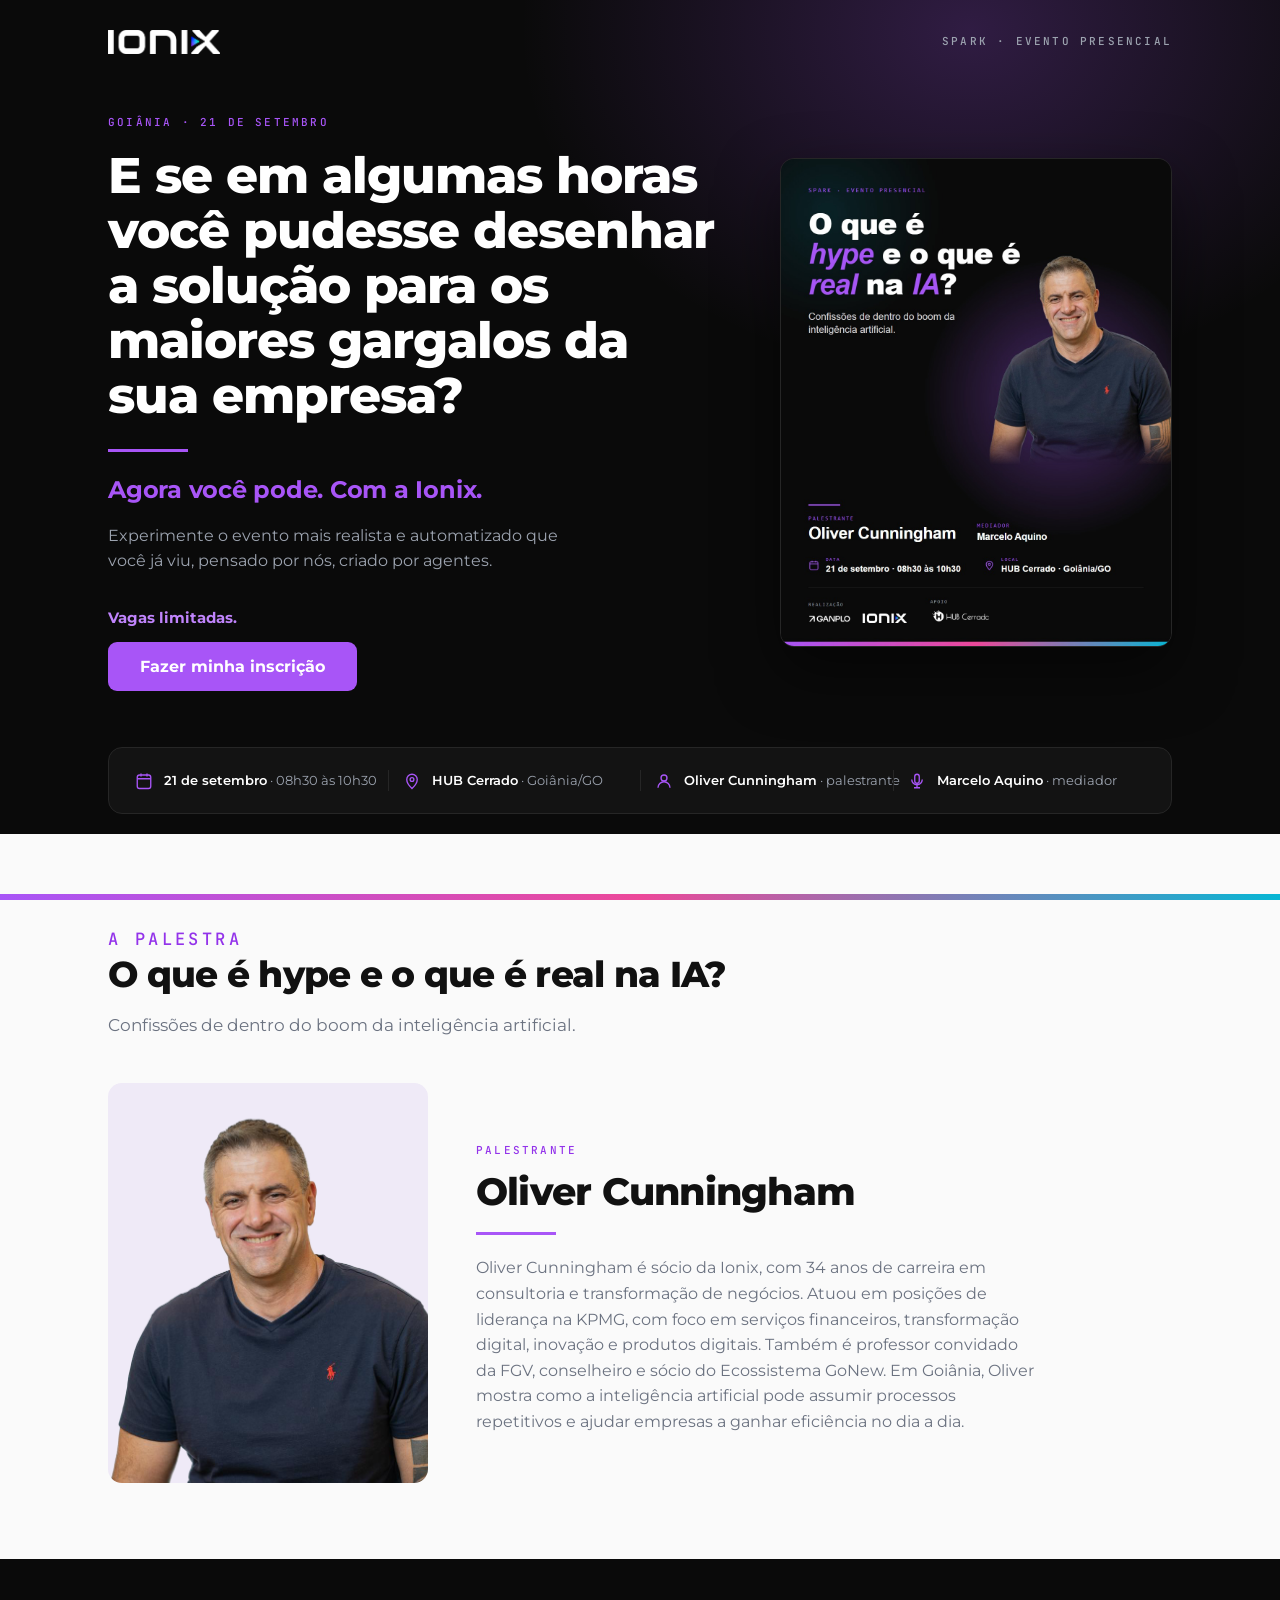
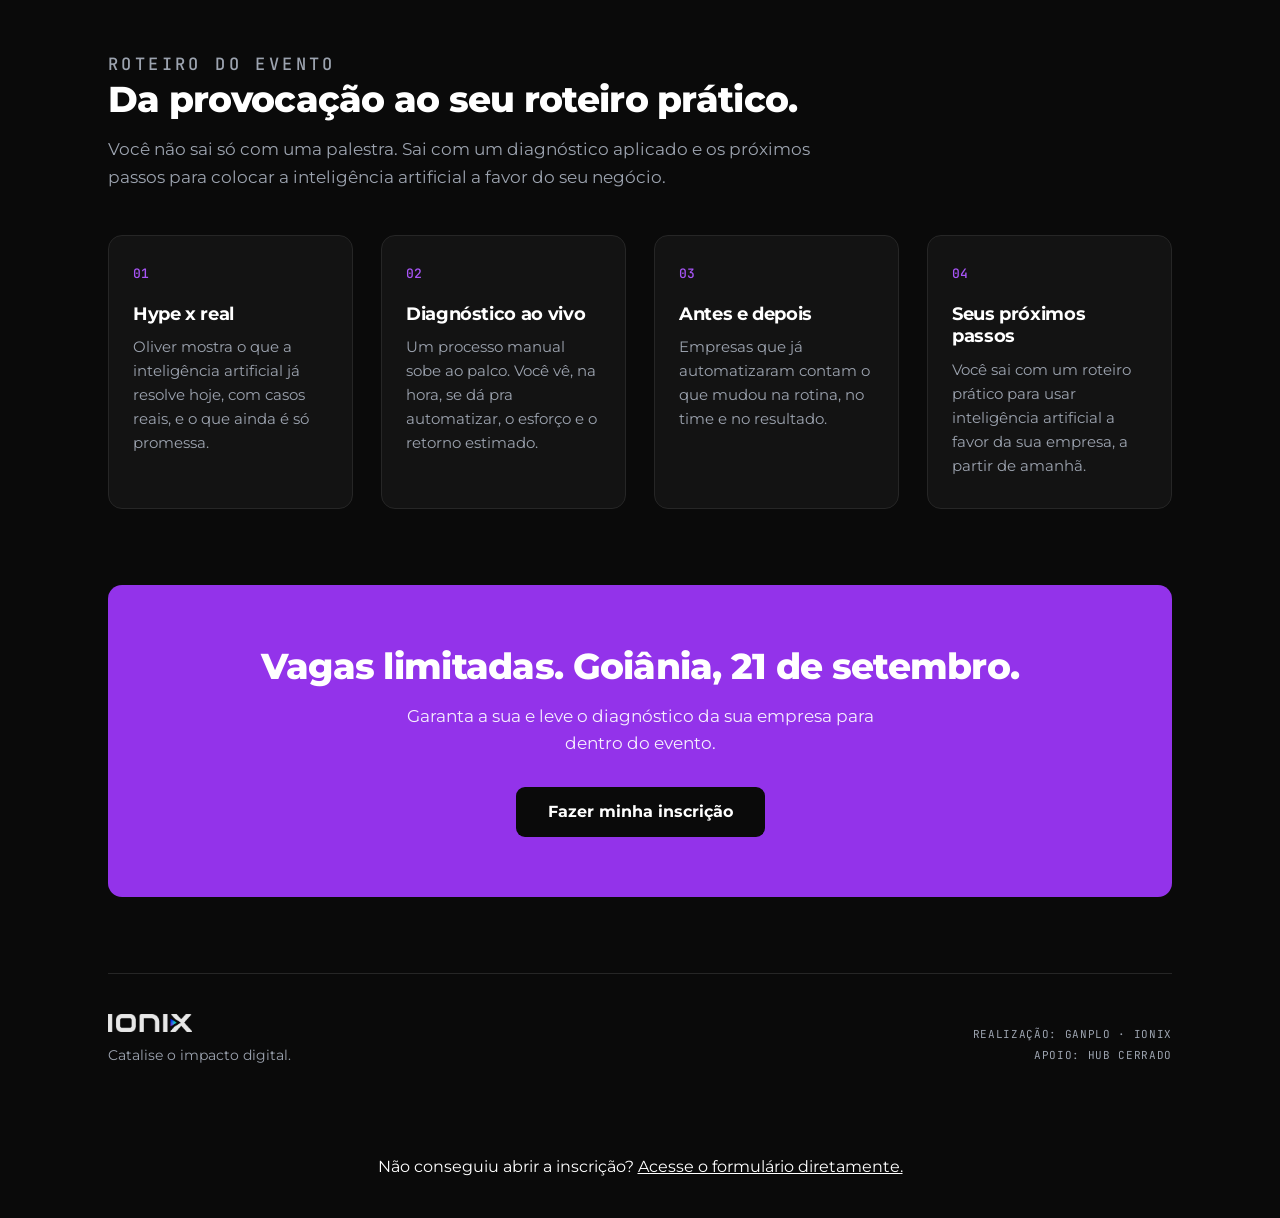
<file: index.html>
<!DOCTYPE html>
<html lang="pt-BR">
<head>
<meta charset="UTF-8">
<meta name="viewport" content="width=device-width, initial-scale=1.0">
<title>O que é hype e o que é real na IA? · Spark by Ionix</title>
<meta name="description" content="Evento presencial em Goiânia com Oliver Cunningham. Descubra o que é hype e o que é real na inteligência artificial, e saia com um roteiro prático para automatizar sua empresa.">

<meta property="og:type" content="website">
<meta property="og:title" content="O que é hype e o que é real na IA? · Spark by Ionix">
<meta property="og:description" content="21 de setembro, das 08h30 às 10h30 · HUB Cerrado, Goiânia/GO. Palestra com Oliver Cunningham, diagnóstico ao vivo e um roteiro prático de IA para a sua empresa.">
<meta property="og:image" content="assets/evento-goiania.jpg">
<meta property="og:locale" content="pt_BR">
<meta name="twitter:card" content="summary_large_image">

<link rel="icon" href="assets/favicon.ico" sizes="any">
<link rel="icon" type="image/png" href="assets/favicon.png">
<link rel="apple-touch-icon" href="assets/apple-touch-icon.png">

<link rel="preconnect" href="https://fonts.googleapis.com">
<link rel="preconnect" href="https://fonts.gstatic.com" crossorigin>
<link href="https://fonts.googleapis.com/css2?family=Montserrat:wght@400;500;600;700;800&family=JetBrains+Mono:wght@400;500&display=swap" rel="stylesheet">
<link rel="stylesheet" href="styles.css">
</head>
<body>

<div class="hero-shell">
  <div class="wrap">
    <div class="topbar">
      <img class="logo" src="assets/ionix-logo-dark.png" alt="Ionix">
      <span class="topbar-tag">Spark · Evento presencial</span>
    </div>

    <div class="hero">
      <div>
        <p class="eyebrow">Goiânia · 21 de setembro</p>
        <h1>E se em algumas horas você pudesse desenhar a solução para os maiores gargalos da sua empresa?</h1>
        <div class="rule"></div>
        <p class="lead">Agora você pode. Com a Ionix.</p>
        <p class="sub">Experimente o evento mais realista e automatizado que você já viu, pensado por nós, criado por agentes.</p>
        <p class="hero-urgency">Vagas limitadas.</p>
        <a class="btn" style="text-decoration:none" href="https://app.techconversa.com.br/form/Pr4lBjSN" data-tc-form="Pr4lBjSN">Fazer minha inscrição</a>
      </div>
      <div class="hero-art">
        <img src="assets/evento-goiania.jpg" alt="O que é hype e o que é real na IA? Palestra com Oliver Cunningham e mediação de Marcelo Aquino, 21 de setembro, HUB Cerrado, Goiânia/GO">
      </div>
    </div>

    <div class="infobar">
      <div class="info-item">
        <svg width="18" height="18" viewBox="0 0 24 24" fill="none" stroke="currentColor" stroke-width="1.8"><rect x="3" y="4" width="18" height="18" rx="3"/><path d="M3 9h18M8 2v4M16 2v4"/></svg>
        <span><b>21 de setembro</b> · 08h30 às 10h30</span>
      </div>
      <div class="info-item">
        <svg width="18" height="18" viewBox="0 0 24 24" fill="none" stroke="currentColor" stroke-width="1.8"><path d="M12 22s7-6.5 7-12a7 7 0 1 0-14 0c0 5.5 7 12 7 12z"/><circle cx="12" cy="10" r="2.5"/></svg>
        <span><b>HUB Cerrado</b> · Goiânia/GO</span>
      </div>
      <div class="info-item">
        <svg width="18" height="18" viewBox="0 0 24 24" fill="none" stroke="currentColor" stroke-width="1.8"><circle cx="12" cy="8" r="4"/><path d="M4 21c0-4.4 3.6-8 8-8s8 3.6 8 8"/></svg>
        <span><b>Oliver Cunningham</b> · palestrante</span>
      </div>
      <div class="info-item">
        <svg width="18" height="18" viewBox="0 0 24 24" fill="none" stroke="currentColor" stroke-width="1.8"><rect x="9" y="3" width="6" height="12" rx="3"/><path d="M5 10a7 7 0 0 0 14 0M12 17v4M8 21h8"/></svg>
        <span><b>Marcelo Aquino</b> · mediador</span>
      </div>
    </div>
  </div>
</div>

<section class="light">
  <div class="wrap">
    <div class="section-head">
      <p class="eyebrow" style="color:#9333EA">A palestra</p>
      <h2>O que é hype e o que é real na IA?</h2>
      <p>Confissões de dentro do boom da inteligência artificial.</p>
    </div>
    <div class="speaker">
      <div class="speaker-photo">
        <img src="assets/oliver-cunningham-ppt.png" alt="Oliver Cunningham, sócio da Ionix e palestrante do evento">
      </div>
      <div>
        <p class="speaker-role">Palestrante</p>
        <h3>Oliver Cunningham</h3>
        <div class="rule"></div>
        <p class="speaker-bio">Oliver Cunningham é sócio da Ionix, com 34 anos de carreira em consultoria e transformação de negócios. Atuou em posições de liderança na KPMG, com foco em serviços financeiros, transformação digital, inovação e produtos digitais. Também é professor convidado da FGV, conselheiro e sócio do Ecossistema GoNew. Em Goiânia, Oliver mostra como a inteligência artificial pode assumir processos repetitivos e ajudar empresas a ganhar eficiência no dia a dia.</p>
      </div>
    </div>
  </div>
</section>

<section>
  <div class="wrap">
    <div class="section-head">
      <p class="eyebrow">Roteiro do evento</p>
      <h2>Da provocação ao seu roteiro prático.</h2>
      <p>Você não sai só com uma palestra. Sai com um diagnóstico aplicado e os próximos passos para colocar a inteligência artificial a favor do seu negócio.</p>
    </div>
    <div class="roteiro">
      <div class="step">
        <span class="step-num">01</span>
        <h3>Hype x real</h3>
        <p>Oliver mostra o que a inteligência artificial já resolve hoje, com casos reais, e o que ainda é só promessa.</p>
      </div>
      <div class="step">
        <span class="step-num">02</span>
        <h3>Diagnóstico ao vivo</h3>
        <p>Um processo manual sobe ao palco. Você vê, na hora, se dá pra automatizar, o esforço e o retorno estimado.</p>
      </div>
      <div class="step">
        <span class="step-num">03</span>
        <h3>Antes e depois</h3>
        <p>Empresas que já automatizaram contam o que mudou na rotina, no time e no resultado.</p>
      </div>
      <div class="step">
        <span class="step-num">04</span>
        <h3>Seus próximos passos</h3>
        <p>Você sai com um roteiro prático para usar inteligência artificial a favor da sua empresa, a partir de amanhã.</p>
      </div>
    </div>
  </div>
</section>

<section style="padding-top:0">
  <div class="wrap">
    <div class="cta">
      <h2>Vagas limitadas. Goiânia, 21 de setembro.</h2>
      <p>Garanta a sua e leve o diagnóstico da sua empresa para dentro do evento.</p>
      <a class="btn" style="text-decoration:none" href="https://app.techconversa.com.br/form/Pr4lBjSN" data-tc-form="Pr4lBjSN">Fazer minha inscrição</a>
    </div>
  </div>
</section>

<div class="wrap">
  <footer>
    <div>
      <img class="logo-sm" src="assets/ionix-logo-dark.png" alt="Ionix">
      <p class="tagline">Catalise o impacto digital.</p>
    </div>
    <p class="support">Realização: Ganplo · Ionix<br>Apoio: HUB Cerrado</p>
  </footer>
</div>

<div class="gradient-bar"></div>

<!-- Inscrições centralizadas no TechConversa; o link direto funciona sem o widget. -->
<p style="text-align:center;padding:16px">
  Não conseguiu abrir a inscrição?
  <a href="https://app.techconversa.com.br/form/Pr4lBjSN">Acesse o formulário diretamente.</a>
</p>
<script>
  // Preserva links antigos compartilhados com #inscricao.
  if (location.hash === '#inscricao') {
    history.replaceState(null, '', '#form-Pr4lBjSN');
  }
</script>
<script defer src="https://app.techconversa.com.br/api/tech-forms/embed/RJ7crgHoGbmQNxQMmp3YHCth2Ntr093Z/script.js"></script>
</body>
</html>
</file>
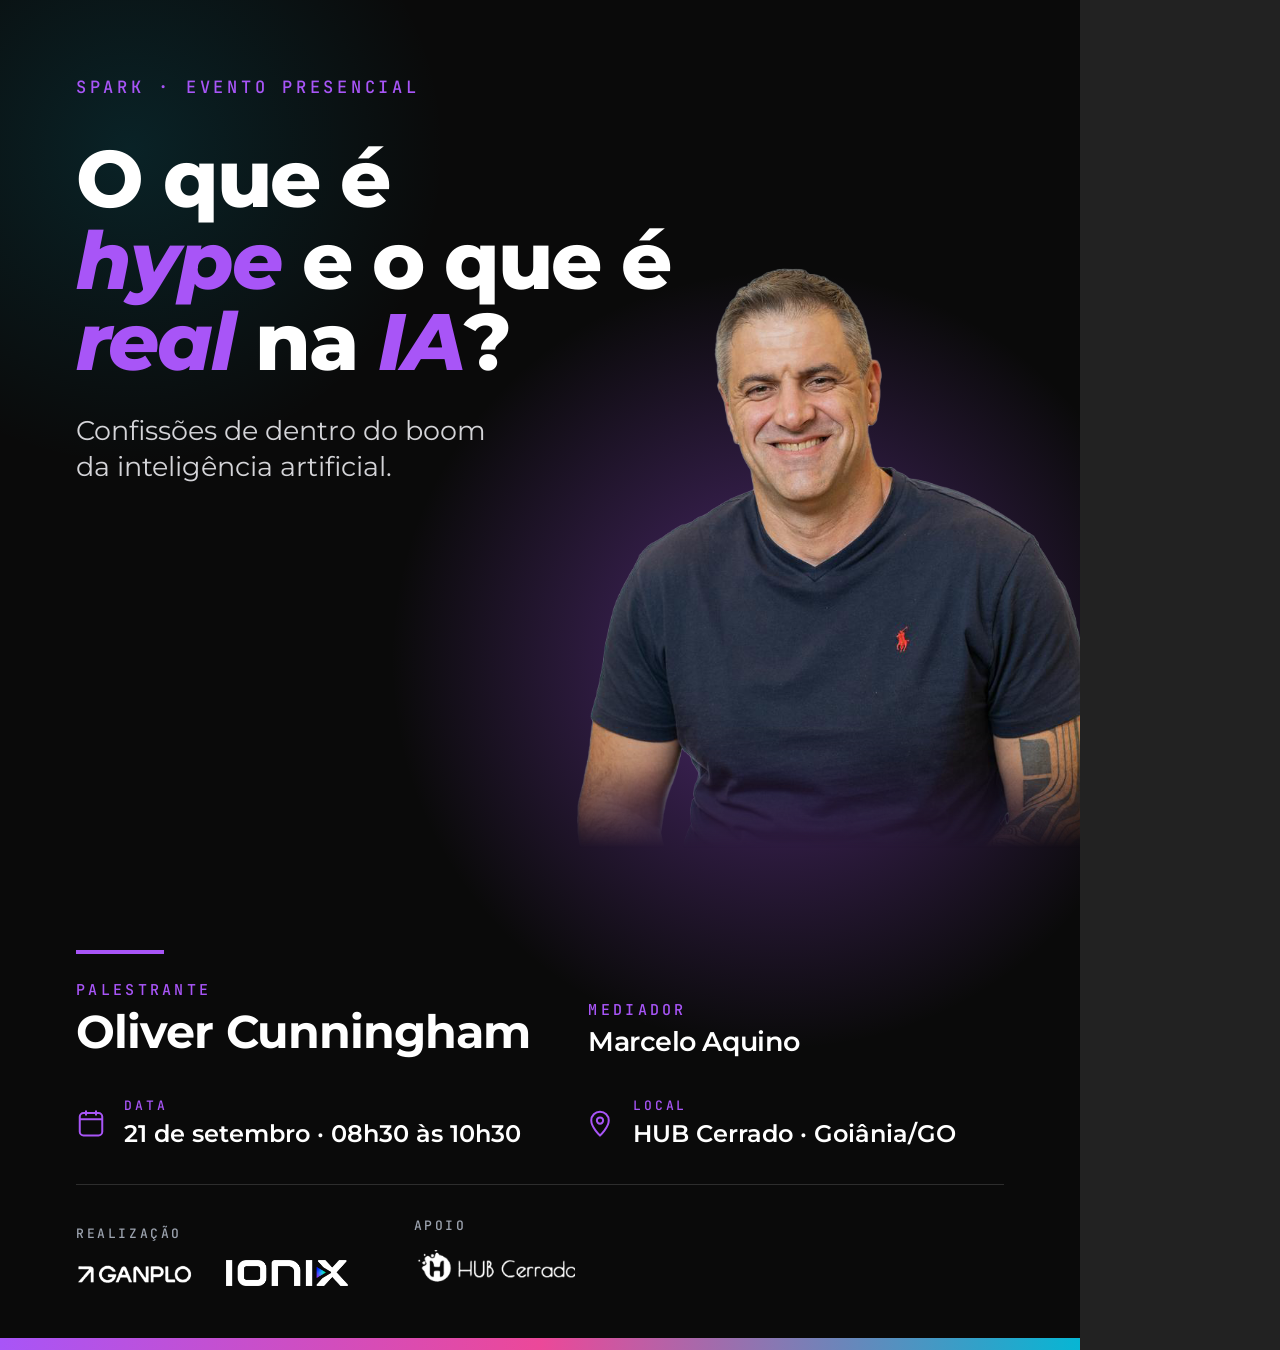
<file: arte/arte.html>
<!DOCTYPE html>
<html lang="pt-BR">
<head>
<meta charset="UTF-8">
<link rel="preconnect" href="https://fonts.googleapis.com">
<link rel="preconnect" href="https://fonts.gstatic.com" crossorigin>
<link href="https://fonts.googleapis.com/css2?family=Montserrat:ital,wght@0,400;0,500;0,600;0,700;0,800;1,800&family=JetBrains+Mono:wght@400;500&display=swap" rel="stylesheet">
<style>
  :root{
    --violet:#A855F7; --magenta:#EC4899; --cyan:#06B6D4;
    --bg:#0A0A0A; --muted:#9CA3AF;
    --sans:Montserrat, Arial, sans-serif;
    --mono:"JetBrains Mono", Consolas, monospace;
  }
  *{ box-sizing:border-box; margin:0; }
  body{ background:#222; }

  .card{
    position:relative; width:1080px; height:1350px; overflow:hidden;
    background:var(--bg); color:#fff; font-family:var(--sans);
  }

  /* atmosfera: brilho violeta atrás do palestrante, frio no alto à esquerda */
  .glow-a,.glow-b{ position:absolute; pointer-events:none; }
  .glow-a{ right:-240px; top:120px; width:1080px; height:1080px;
    background:radial-gradient(closest-side, rgba(168,85,247,.42), transparent 72%); }
  .glow-b{ left:-320px; top:-300px; width:900px; height:900px;
    background:radial-gradient(closest-side, rgba(6,182,212,.14), transparent 70%); }

  .foto{
    position:absolute;
    right:-40px;
    bottom:205px;
    width:620px;
    -webkit-mask-image:linear-gradient(to bottom,#000 0%,#000 54%,rgba(0,0,0,.88) 59%,transparent 68%);
    mask-image:linear-gradient(to bottom,#000 0%,#000 54%,rgba(0,0,0,.88) 59%,transparent 68%);
  }

  /* escurece o pé pra data, local e créditos lerem por cima da foto */
  .pe{
    position:absolute; left:0; right:0; bottom:0; height:300px;
    background:linear-gradient(to top, #0A0A0A 46%, rgba(10,10,10,.82) 74%, transparent);
  }

  .topo{ position:absolute; top:0; left:0; right:0; padding:76px 76px 0; }

  .eyebrow{
    font-family:var(--mono); font-size:17px; font-weight:500;
    text-transform:uppercase; letter-spacing:.22em; color:var(--violet);
  }

  h1{
    margin-top:40px; max-width:648px;
    font-size:80px; font-weight:800; line-height:1.02; letter-spacing:-.025em;
  }
  h1 em{ font-style:italic; color:var(--violet); }

  .sub{
    margin-top:30px; max-width:412px;
    font-size:27px; font-weight:400; line-height:1.34; color:#D4D4D8;
  }

  .rule{ width:88px; height:4px; background:var(--violet); }

  .pessoas{
    display:flex; align-items:flex-end; gap:58px; padding-bottom:40px;
  }
  .rotulo{
    font-family:var(--mono); font-size:15px; font-weight:500;
    text-transform:uppercase; letter-spacing:.22em; color:var(--violet);
  }
  .nome{ margin-top:8px; font-size:46px; font-weight:700; line-height:1.06; letter-spacing:-.02em; }
  .mediador .nome{ font-size:27px; font-weight:600; }

  /* data e local ancorados no pé, em linha: fecham a composição e
     equilibram o peso do retrato à direita */
  .rodape{ position:absolute; z-index:3; left:76px; right:76px; bottom:62px; }
  .rodape .rule{ margin-bottom:26px; }

  .infos{ display:flex; gap:64px; padding-bottom:36px; }
  .info{ display:flex; align-items:center; gap:18px; }
  .info svg{ flex:0 0 auto; color:var(--violet); }
  .info .rotulo{ font-size:13px; }
  .info .valor{ margin-top:5px; font-size:24px; font-weight:600; white-space:nowrap; }

  .creditos{
    display:flex; align-items:flex-end; gap:66px;
    padding-top:32px; border-top:1px solid rgba(255,255,255,.14);
  }
  .credito .rotulo{ font-size:13px; color:var(--muted); letter-spacing:.2em; }
  .marcas{ margin-top:16px; display:flex; align-items:center; gap:30px; }
  .marcas img{ display:block; }
  .m-ganplo{ height:30px; }
  .m-ionix{ height:26px; }
  .m-hub{ height:38px; }

  .barra{
    position:absolute; left:0; right:0; bottom:0; height:12px;
    background:linear-gradient(90deg, var(--violet), var(--magenta), var(--cyan));
  }
</style>
</head>
<body>

<div class="card">
  <div class="glow-a"></div>
  <div class="glow-b"></div>

  <img class="foto" src="../assets/oliver-cunningham-ppt.png" alt="">
  <div class="pe"></div>

  <div class="topo">
    <div class="eyebrow">Spark · Evento presencial</div>

    <h1>O que é<br><em>hype</em> e o que é<br><em>real</em> na <em>IA</em>?</h1>

    <p class="sub">Confissões de dentro do boom da inteligência artificial.</p>
  </div>

  <div class="rodape">
    <div class="rule"></div>
    <div class="pessoas">
      <div class="palestrante">
        <div class="rotulo">Palestrante</div>
        <div class="nome">Oliver Cunningham</div>
      </div>
      <div class="mediador">
        <div class="rotulo">Mediador</div>
        <div class="nome">Marcelo Aquino</div>
      </div>
    </div>

    <div class="infos">
      <div class="info">
        <svg width="30" height="30" viewBox="0 0 24 24" fill="none" stroke="currentColor" stroke-width="1.6"><rect x="3" y="4" width="18" height="18" rx="3"/><path d="M3 9h18M8 2v4M16 2v4"/></svg>
        <div>
          <div class="rotulo">Data</div>
          <div class="valor">21 de setembro · 08h30 às 10h30</div>
        </div>
      </div>
      <div class="info">
        <svg width="30" height="30" viewBox="0 0 24 24" fill="none" stroke="currentColor" stroke-width="1.6"><path d="M12 22s7-6.5 7-12a7 7 0 1 0-14 0c0 5.5 7 12 7 12z"/><circle cx="12" cy="10" r="2.5"/></svg>
        <div>
          <div class="rotulo">Local</div>
          <div class="valor">HUB Cerrado · Goiânia/GO</div>
        </div>
      </div>
    </div>

    <div class="creditos">
      <div class="credito">
        <div class="rotulo">Realização</div>
        <div class="marcas">
          <img class="m-ganplo" src="logo_ganplo.png" alt="Ganplo">
          <img class="m-ionix" src="ionix-logo-dark.png" alt="Ionix">
        </div>
      </div>
      <div class="credito">
        <div class="rotulo">Apoio</div>
        <div class="marcas">
          <img class="m-hub" src="logo_hubcerrado.png" alt="HUB Cerrado">
        </div>
      </div>
    </div>
  </div>

  <div class="barra"></div>
</div>

</body>
</html>
</file>
<file: styles.css>
/* Spark — O que é hype e o que é real na IA? · Goiânia, 21/09
   Identidade Ionix: violeta #A855F7 · gradient violeta→magenta→ciano · fundo #0A0A0A
   Tipografia oficial: Montserrat (headlines/body) + JetBrains Mono (eyebrows) */

:root {
  --violet: #A855F7;
  --violet-dark: #9333EA;
  --violet-light: #C084FC;
  --magenta: #EC4899;
  --cyan: #06B6D4;

  --bg: #0A0A0A;
  --surface: #131313;
  --line: #262626;
  --light: #FAFAFA;

  --text: #FFFFFF;
  --text-dark: #111111;
  --muted: #9CA3AF;
  --muted-dark: #6B7280;
  --danger: #F87171;

  --sans: Montserrat, system-ui, -apple-system, "Segoe UI", Arial, sans-serif;
  --mono: "JetBrains Mono", Consolas, ui-monospace, monospace;
  --radius: 14px;
}

* { box-sizing: border-box; }

html {
  scroll-behavior: smooth;
  -webkit-text-size-adjust: 100%;
}

body {
  margin: 0;
  padding-bottom: calc(6px + env(safe-area-inset-bottom));
  background: var(--bg);
  color: var(--text);
  font-family: var(--sans);
  font-size: 16px;
  line-height: 1.6;
  -webkit-font-smoothing: antialiased;
}

a { color: inherit; }

img { max-width: 100%; }

.wrap {
  max-width: 1120px;
  margin: 0 auto;
  padding: 0 28px;
}

/* ---------- Eyebrow / rule / headline ---------- */

.eyebrow {
  margin: 0 0 16px;
  font-family: var(--mono);
  font-size: 11px;
  font-weight: 500;
  text-transform: uppercase;
  letter-spacing: 0.2em;
  color: var(--violet);
}

.rule {
  width: 80px;
  height: 3px;
  margin: 26px 0 22px;
  background: var(--violet);
}

h1, h2, h3 {
  font-family: var(--sans);
  letter-spacing: -0.02em;
  margin: 0;
}

/* ---------- Topbar ---------- */

.topbar {
  display: flex;
  align-items: center;
  justify-content: space-between;
  gap: 18px;
  padding: 30px 0 8px;
}

.logo { height: 24px; width: auto; display: block; }

.topbar-tag {
  font-family: var(--mono);
  font-size: 11px;
  font-weight: 500;
  text-transform: uppercase;
  letter-spacing: 0.2em;
  color: var(--muted);
}

/* ---------- Hero ---------- */

.hero-shell {
  position: relative;
  overflow: hidden;
}

/* Brilho violeta — motivo de capa dark */
.hero-shell::before {
  content: "";
  position: absolute;
  top: -320px;
  right: -140px;
  width: 900px;
  height: 700px;
  background: radial-gradient(closest-side, rgba(168, 85, 247, 0.24), transparent);
  pointer-events: none;
}

.hero-shell > * { position: relative; }

.hero {
  display: grid;
  grid-template-columns: 1.22fr 0.78fr;
  gap: 60px;
  align-items: center;
  padding: 52px 0 56px;
}

h1 {
  font-size: clamp(32px, 4.4vw, 50px);
  font-weight: 800;
  line-height: 1.1;
}

.lead {
  margin: 22px 0 18px;
  font-size: clamp(19px, 2.2vw, 24px);
  font-weight: 700;
  line-height: 1.3;
  color: var(--violet);
  letter-spacing: -0.01em;
}

.sub {
  margin: 0 0 32px;
  max-width: 480px;
  font-size: 16px;
  color: var(--muted);
}

.hero-urgency {
  margin: 0 0 12px;
  font-size: 15px;
  font-weight: 700;
  color: var(--violet-light);
}

.hero-art {
  border: 1px solid var(--line);
  border-radius: var(--radius);
  overflow: hidden;
  line-height: 0;
  max-width: 400px;
  margin-left: auto;
  box-shadow: 0 24px 60px rgba(0, 0, 0, 0.5);
}

.hero-art img { width: 100%; display: block; }

/* ---------- Botão ---------- */

.btn {
  display: inline-flex;
  align-items: center;
  gap: 10px;
  padding: 15px 32px;
  background: var(--violet);
  border: none;
  border-radius: 9px;
  color: #FFFFFF;
  font-family: var(--sans);
  font-size: 16px;
  font-weight: 700;
  line-height: 1.2;
  cursor: pointer;
  transition: background 0.15s;
}

.btn:hover:not(:disabled) { background: var(--violet-dark); }
.btn:disabled { opacity: 0.72; cursor: default; }

.btn-ghost {
  background: transparent;
  border: 1px solid var(--violet);
  color: var(--violet-light);
}

.btn-ghost:hover { background: rgba(168, 85, 247, 0.12); }

/* ---------- Infobar ---------- */

.infobar {
  display: grid;
  grid-template-columns: repeat(4, minmax(0, 1fr));
  align-items: center;
  padding: 22px 26px;
  margin-bottom: 20px;
  background: var(--surface);
  border: 1px solid var(--line);
  border-radius: var(--radius);
}

.info-item {
  display: flex;
  align-items: center;
  gap: 11px;
  min-width: 0;
  padding: 0 14px;
  font-size: 13px;
  color: var(--muted);
}

.info-item:first-child { padding-left: 0; }
.info-item:last-child { padding-right: 0; }
.info-item + .info-item { border-left: 1px solid var(--line); }
.info-item span { white-space: nowrap; }

.info-item b { color: var(--text); font-weight: 600; }
.info-item svg { flex: 0 0 auto; color: var(--violet); }

/* ---------- Seções ---------- */

section { padding: 76px 0; }

.section-head { max-width: 720px; margin-bottom: 44px; }

.section-head h2 {
  font-size: clamp(26px, 3.4vw, 36px);
  font-weight: 800;
  line-height: 1.18;
}

.section-head p {
  margin: 16px 0 0;
  font-size: 17px;
  color: var(--muted);
}

/* Bloco light — quebra de ritmo, padrão Ionix (dark impacto / light conteúdo) */

.light {
  background: var(--light);
  color: var(--text-dark);
}

.light .section-head p,
.light .speaker-bio { color: var(--muted-dark); }

/* ---------- Palestrante ---------- */

.speaker {
  display: grid;
  grid-template-columns: 320px 1fr;
  gap: 48px;
  align-items: center;
}

.speaker-photo {
  aspect-ratio: 4 / 5;
  border-radius: var(--radius);
  overflow: hidden;
  background: #EFEAF7;
}

.speaker-photo img {
  width: 100%;
  height: 100%;
  object-fit: cover;
  object-position: center top;
  transform: scale(1.32);
  transform-origin: center top;
  display: block;
}

.speaker-role {
  font-family: var(--mono);
  font-size: 11px;
  font-weight: 500;
  text-transform: uppercase;
  letter-spacing: 0.2em;
  color: var(--violet-dark);
}

.speaker h3 {
  margin: 10px 0 0;
  font-size: clamp(28px, 3.6vw, 38px);
  font-weight: 800;
  line-height: 1.1;
}

.speaker .rule { margin: 20px 0 20px; }

.speaker-bio {
  margin: 0;
  max-width: 560px;
  font-size: 16px;
}

/* ---------- Roteiro ---------- */

.roteiro {
  display: grid;
  grid-template-columns: repeat(4, 1fr);
  gap: 28px;
}

.step {
  padding: 28px 24px 30px;
  background: var(--surface);
  border: 1px solid var(--line);
  border-radius: var(--radius);
}

.step-num {
  display: block;
  margin-bottom: 18px;
  font-family: var(--mono);
  font-size: 13px;
  font-weight: 500;
  color: var(--violet);
}

.step h3 {
  margin: 0 0 10px;
  font-size: 18px;
  font-weight: 700;
  line-height: 1.25;
}

.step p {
  margin: 0;
  font-size: 15px;
  color: var(--muted);
}

/* ---------- CTA final ---------- */

.cta {
  padding: 60px 44px;
  background: var(--violet-dark);
  border-radius: var(--radius);
  text-align: center;
}

.cta h2 {
  margin: 0;
  font-size: clamp(26px, 3.4vw, 36px);
  font-weight: 800;
  line-height: 1.18;
}

.cta p {
  margin: 16px auto 30px;
  max-width: 520px;
  font-size: 17px;
  color: rgba(255, 255, 255, 0.92);
}

.cta .btn {
  background: #0A0A0A;
  color: #FFFFFF;
}

.cta .btn:hover { background: #1F1F1F; }

/* ---------- Rodapé ---------- */

footer {
  display: flex;
  flex-wrap: wrap;
  align-items: flex-end;
  justify-content: space-between;
  gap: 24px;
  padding: 40px 0 56px;
  border-top: 1px solid var(--line);
}

.logo-sm { height: 18px; width: auto; display: block; opacity: 0.9; }

.tagline {
  margin: 12px 0 0;
  font-size: 14px;
  color: var(--muted);
}

.support {
  margin: 0;
  font-family: var(--mono);
  font-size: 11px;
  line-height: 1.9;
  letter-spacing: 0.06em;
  text-transform: uppercase;
  color: var(--muted);
  text-align: right;
}

/* Faixa gradient assinatura — presente em todo artefato Ionix */
.gradient-bar {
  position: fixed;
  left: 0;
  right: 0;
  bottom: 0;
  height: 6px;
  background: linear-gradient(90deg, var(--violet), var(--magenta), var(--cyan));
  z-index: 40;
}

/* ---------- Modal ---------- */

.modal-backdrop {
  display: none;
  position: fixed;
  inset: 0;
  z-index: 50;
  background: rgba(0, 0, 0, 0.78);
  padding: 24px;
  overflow-y: auto;
}

.modal-backdrop.open { display: block; }

.modal {
  position: relative;
  max-width: 560px;
  margin: 40px auto;
  padding: 34px 32px 32px;
  background: var(--surface);
  border: 1px solid var(--line);
  border-radius: var(--radius);
}

.modal-close {
  position: absolute;
  top: 14px;
  right: 16px;
  width: 34px;
  height: 34px;
  background: transparent;
  border: none;
  color: var(--muted);
  font-size: 26px;
  line-height: 1;
  cursor: pointer;
}

.modal-close:hover { color: var(--text); }

.modal h3 {
  font-size: 24px;
  font-weight: 800;
}

.modal-sub {
  margin: 10px 0 26px;
  font-size: 15px;
  color: var(--muted);
}

/* ---------- Formulário ---------- */

.field { margin-bottom: 18px; }

.field-row {
  display: grid;
  grid-template-columns: 1fr 1fr;
  gap: 16px;
}

label {
  display: block;
  margin-bottom: 7px;
  font-size: 14px;
  font-weight: 500;
}

.req { color: var(--violet); }

input[type="text"], input[type="tel"], input[type="email"], select {
  width: 100%;
  padding: 13px 14px;
  background: #0D0D0D;
  border: 1px solid var(--line);
  border-radius: 9px;
  color: var(--text);
  font-family: inherit;
  font-size: 16px; /* 16px evita o zoom automático do iOS ao focar */
  line-height: 1.4;
  transition: border-color 0.15s, box-shadow 0.15s;
}

select {
  appearance: none;
  background-image: url("data:image/svg+xml,%3Csvg xmlns='http://www.w3.org/2000/svg' viewBox='0 0 24 24' fill='none' stroke='%239CA3AF' stroke-width='2' stroke-linecap='round'%3E%3Cpath d='m6 9 6 6 6-6'/%3E%3C/svg%3E");
  background-repeat: no-repeat;
  background-position: right 12px center;
  background-size: 18px;
  padding-right: 38px;
}

input:focus, select:focus {
  outline: none;
  border-color: var(--violet);
  box-shadow: 0 0 0 3px rgba(168, 85, 247, 0.18);
}

input::placeholder { color: #5A5A5A; }

.consent {
  display: flex;
  gap: 11px;
  align-items: flex-start;
  margin: 22px 0 4px;
  font-size: 13px;
  line-height: 1.5;
  color: var(--muted);
  cursor: pointer;
}

.consent input {
  flex: 0 0 auto;
  width: 18px;
  height: 18px;
  margin-top: 2px;
  accent-color: var(--violet);
}

.consent label { margin: 0; font-weight: 400; cursor: pointer; }

.hidden-field { position: absolute; left: -9999px; }

.modal .btn { width: 100%; justify-content: center; margin-top: 22px; }

.spinner {
  display: none;
  width: 17px;
  height: 17px;
  border: 2px solid rgba(255, 255, 255, 0.35);
  border-top-color: #FFFFFF;
  border-radius: 50%;
  animation: spin 0.7s linear infinite;
}

.loading .spinner { display: inline-block; }

@keyframes spin { to { transform: rotate(360deg); } }

@media (prefers-reduced-motion: reduce) {
  html { scroll-behavior: auto; }
  .spinner { animation-duration: 2s; }
}

.form-error {
  display: none;
  margin: 16px 0 0;
  padding: 13px 15px;
  background: rgba(248, 113, 113, 0.09);
  border: 1px solid rgba(248, 113, 113, 0.32);
  border-radius: 9px;
  font-size: 14px;
  color: #FCA5A5;
}

.form-error.show { display: block; }

/* ---------- Sucesso ---------- */

.success { text-align: center; padding: 20px 4px 8px; }

.check {
  width: 58px;
  height: 58px;
  margin: 0 auto 24px;
  display: grid;
  place-items: center;
  border: 2px solid var(--violet);
  border-radius: 50%;
  color: var(--violet);
}

.success h3 { margin-bottom: 12px; }
.success p { margin: 0 0 26px; color: var(--muted); font-size: 15px; }

/* ---------- Responsivo ---------- */

@media (max-width: 940px) {
  .hero { grid-template-columns: 1fr; gap: 40px; padding: 40px 0 48px; }
  .hero-art { max-width: 520px; }
  .infobar { grid-template-columns: repeat(2, minmax(0, 1fr)); row-gap: 18px; }
  .info-item:nth-child(odd) { padding-left: 0; border-left: none; }
  .info-item:nth-child(even) { padding-right: 0; }
  .roteiro { grid-template-columns: repeat(2, 1fr); }
  .speaker { grid-template-columns: 240px 1fr; gap: 34px; }
}

@media (max-width: 560px) {
  .topbar-tag { display: none; }
}

@media (max-width: 680px) {
  .wrap { padding: 0 20px; }
  section { padding: 56px 0; }
  .infobar { grid-template-columns: 1fr; align-items: start; gap: 14px; }
  .info-item { padding: 0; border-left: none !important; }
  .roteiro { grid-template-columns: 1fr; }
  .speaker { grid-template-columns: 1fr; gap: 26px; }
  .speaker-photo { max-width: 260px; }
  .cta { padding: 44px 24px; }
  .field-row { grid-template-columns: 1fr; gap: 0; }
  .modal { padding: 30px 22px 26px; margin: 20px auto; }
  footer { flex-direction: column; align-items: flex-start; }
  .support { text-align: left; }
}
</file>
